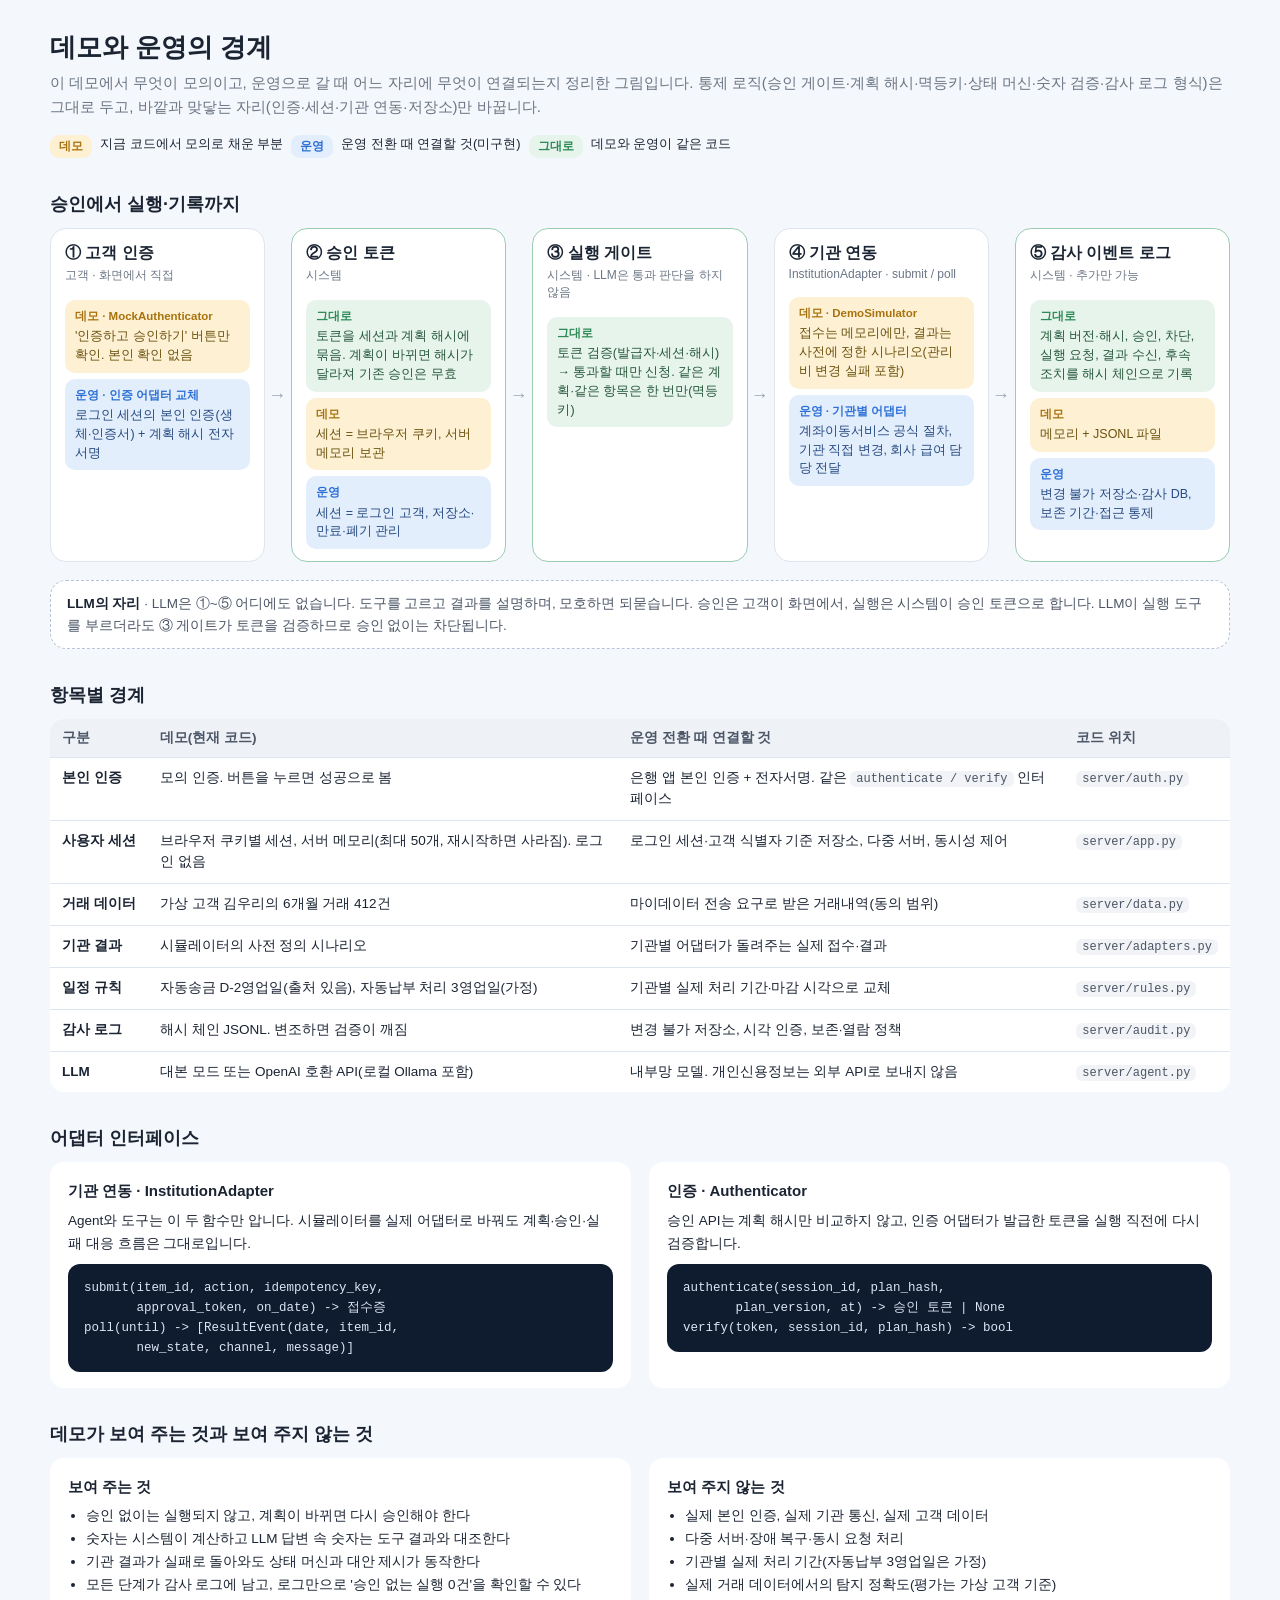
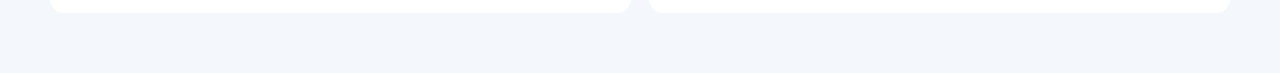
<file: won-isa-agent-demo/won-isa/web/boundary.html>
<!doctype html>
<html lang="ko">
<head>
<meta charset="utf-8">
<meta name="viewport" content="width=device-width, initial-scale=1">
<title>WON이사 · 데모와 운영의 경계</title>
<style>
  :root { --ink:#1b2433; --sub:#6b7685; --line:#dfe5ee; --blue:#2c6fd6; --demo:#a8730f; --demo-bg:#fdf0d3; --prod:#2c6fd6; --prod-bg:#e3eefc; --keep:#2f8a57; --keep-bg:#e7f4ec;
    font-family:"Pretendard","Noto Sans KR","Malgun Gothic",sans-serif; }
  body { margin:0; background:#f4f7fb; color:var(--ink); }
  main { max-width:1180px; margin:0 auto; padding:30px 24px 60px; }
  h1 { font-size:26px; margin:0 0 6px; } h2 { font-size:18px; margin:34px 0 12px; }
  p.lead { color:var(--sub); margin:0; font-size:15px; line-height:1.6; }
  .legend { display:flex; gap:8px; margin:16px 0 0; font-size:13px; flex-wrap:wrap; }
  .tag { display:inline-block; border-radius:9px; padding:3px 9px; font-size:12px; font-weight:700; white-space:nowrap; }
  .t-demo { background:var(--demo-bg); color:var(--demo); } .t-prod { background:var(--prod-bg); color:var(--prod); } .t-keep { background:var(--keep-bg); color:var(--keep); }
  .flow { display:grid; grid-template-columns:repeat(5, 1fr); gap:26px; margin-top:8px; }
  .node { position:relative; background:#fff; border:1.5px solid var(--line); border-radius:16px; padding:14px 14px 12px; display:flex; flex-direction:column; }
  .node:not(:last-child)::after { content:"→"; position:absolute; right:-22px; top:50%; transform:translateY(-50%); color:#9aa5b4; font-size:18px; font-weight:700; }
  .node h3 { margin:0 0 3px; font-size:15.5px; } .node .who { font-size:12px; color:var(--sub); margin-bottom:10px; }
  .slot { border-radius:10px; padding:8px 10px; font-size:12.5px; line-height:1.5; margin-top:6px; }
  .slot b { display:block; font-size:11.5px; margin-bottom:2px; }
  .slot.demo { background:var(--demo-bg); color:#6b5310; } .slot.demo b { color:var(--demo); }
  .slot.prod { background:var(--prod-bg); color:#274a80; } .slot.prod b { color:var(--prod); }
  .slot.keep { background:var(--keep-bg); color:#27583c; } .slot.keep b { color:var(--keep); }
  .node.core { border-color:#9ccdb1; }
  .llm { margin-top:18px; background:#fff; border:1.5px dashed #b8c4d6; border-radius:16px; padding:12px 16px; font-size:13.5px; color:#4c5666; line-height:1.6; }
  .llm b { color:var(--ink); }
  table { width:100%; border-collapse:collapse; background:#fff; border-radius:14px; overflow:hidden; font-size:13.5px; }
  th { text-align:left; background:#eef2f7; color:#4c5666; font-weight:600; padding:10px 12px; }
  td { padding:10px 12px; border-top:1px solid var(--line); vertical-align:top; line-height:1.55; }
  td:first-child { font-weight:700; white-space:nowrap; } td code { font-size:12px; color:#4c5666; background:#f1f3f6; border-radius:6px; padding:1px 6px; }
  .cols { display:grid; grid-template-columns:1fr 1fr; gap:18px; }
  .box { background:#fff; border-radius:14px; padding:16px 18px; font-size:13.5px; line-height:1.7; }
  .box h3 { margin:0 0 6px; font-size:15px; } .box ul { margin:0; padding-left:18px; }
  pre { background:#0f1b2e; color:#dbe5f5; border-radius:12px; padding:14px 16px; font-size:12.5px; line-height:1.6; overflow:auto; margin:8px 0 0; }
</style>
</head>
<body>
<main>
  <h1>데모와 운영의 경계</h1>
  <p class="lead">이 데모에서 무엇이 모의이고, 운영으로 갈 때 어느 자리에 무엇이 연결되는지 정리한 그림입니다.
    통제 로직(승인 게이트·계획 해시·멱등키·상태 머신·숫자 검증·감사 로그 형식)은 그대로 두고, 바깥과 맞닿는 자리(인증·세션·기관 연동·저장소)만 바꿉니다.</p>
  <div class="legend">
    <span class="tag t-demo">데모</span> 지금 코드에서 모의로 채운 부분
    <span class="tag t-prod">운영</span> 운영 전환 때 연결할 것(미구현)
    <span class="tag t-keep">그대로</span> 데모와 운영이 같은 코드
  </div>

  <h2>승인에서 실행·기록까지</h2>
  <div class="flow">
    <div class="node">
      <h3>① 고객 인증</h3><div class="who">고객 · 화면에서 직접</div>
      <div class="slot demo"><b>데모 · MockAuthenticator</b>'인증하고 승인하기' 버튼만 확인. 본인 확인 없음</div>
      <div class="slot prod"><b>운영 · 인증 어댑터 교체</b>로그인 세션의 본인 인증(생체·인증서) + 계획 해시 전자서명</div>
    </div>
    <div class="node core">
      <h3>② 승인 토큰</h3><div class="who">시스템</div>
      <div class="slot keep"><b>그대로</b>토큰을 세션과 계획 해시에 묶음. 계획이 바뀌면 해시가 달라져 기존 승인은 무효</div>
      <div class="slot demo"><b>데모</b>세션 = 브라우저 쿠키, 서버 메모리 보관</div>
      <div class="slot prod"><b>운영</b>세션 = 로그인 고객, 저장소·만료·폐기 관리</div>
    </div>
    <div class="node core">
      <h3>③ 실행 게이트</h3><div class="who">시스템 · LLM은 통과 판단을 하지 않음</div>
      <div class="slot keep"><b>그대로</b>토큰 검증(발급자·세션·해시) → 통과할 때만 신청. 같은 계획·같은 항목은 한 번만(멱등키)</div>
    </div>
    <div class="node">
      <h3>④ 기관 연동</h3><div class="who">InstitutionAdapter · submit / poll</div>
      <div class="slot demo"><b>데모 · DemoSimulator</b>접수는 메모리에만, 결과는 사전에 정한 시나리오(관리비 변경 실패 포함)</div>
      <div class="slot prod"><b>운영 · 기관별 어댑터</b>계좌이동서비스 공식 절차, 기관 직접 변경, 회사 급여 담당 전달</div>
    </div>
    <div class="node core">
      <h3>⑤ 감사 이벤트 로그</h3><div class="who">시스템 · 추가만 가능</div>
      <div class="slot keep"><b>그대로</b>계획 버전·해시, 승인, 차단, 실행 요청, 결과 수신, 후속 조치를 해시 체인으로 기록</div>
      <div class="slot demo"><b>데모</b>메모리 + JSONL 파일</div>
      <div class="slot prod"><b>운영</b>변경 불가 저장소·감사 DB, 보존 기간·접근 통제</div>
    </div>
  </div>
  <div class="llm"><b>LLM의 자리</b> · LLM은 ①~⑤ 어디에도 없습니다. 도구를 고르고 결과를 설명하며, 모호하면 되묻습니다.
    승인은 고객이 화면에서, 실행은 시스템이 승인 토큰으로 합니다. LLM이 실행 도구를 부르더라도 ③ 게이트가 토큰을 검증하므로 승인 없이는 차단됩니다.</div>

  <h2>항목별 경계</h2>
  <table>
    <thead><tr><th>구분</th><th>데모(현재 코드)</th><th>운영 전환 때 연결할 것</th><th>코드 위치</th></tr></thead>
    <tbody>
      <tr><td>본인 인증</td><td>모의 인증. 버튼을 누르면 성공으로 봄</td><td>은행 앱 본인 인증 + 전자서명. 같은 <code>authenticate / verify</code> 인터페이스</td><td><code>server/auth.py</code></td></tr>
      <tr><td>사용자 세션</td><td>브라우저 쿠키별 세션, 서버 메모리(최대 50개, 재시작하면 사라짐). 로그인 없음</td><td>로그인 세션·고객 식별자 기준 저장소, 다중 서버, 동시성 제어</td><td><code>server/app.py</code></td></tr>
      <tr><td>거래 데이터</td><td>가상 고객 김우리의 6개월 거래 412건</td><td>마이데이터 전송 요구로 받은 거래내역(동의 범위)</td><td><code>server/data.py</code></td></tr>
      <tr><td>기관 결과</td><td>시뮬레이터의 사전 정의 시나리오</td><td>기관별 어댑터가 돌려주는 실제 접수·결과</td><td><code>server/adapters.py</code></td></tr>
      <tr><td>일정 규칙</td><td>자동송금 D-2영업일(출처 있음), 자동납부 처리 3영업일(가정)</td><td>기관별 실제 처리 기간·마감 시각으로 교체</td><td><code>server/rules.py</code></td></tr>
      <tr><td>감사 로그</td><td>해시 체인 JSONL. 변조하면 검증이 깨짐</td><td>변경 불가 저장소, 시각 인증, 보존·열람 정책</td><td><code>server/audit.py</code></td></tr>
      <tr><td>LLM</td><td>대본 모드 또는 OpenAI 호환 API(로컬 Ollama 포함)</td><td>내부망 모델. 개인신용정보는 외부 API로 보내지 않음</td><td><code>server/agent.py</code></td></tr>
    </tbody>
  </table>

  <h2>어댑터 인터페이스</h2>
  <div class="cols">
    <div class="box">
      <h3>기관 연동 · InstitutionAdapter</h3>
      Agent와 도구는 이 두 함수만 압니다. 시뮬레이터를 실제 어댑터로 바꿔도 계획·승인·실패 대응 흐름은 그대로입니다.
<pre>submit(item_id, action, idempotency_key,
       approval_token, on_date) -> 접수증
poll(until) -> [ResultEvent(date, item_id,
       new_state, channel, message)]</pre>
    </div>
    <div class="box">
      <h3>인증 · Authenticator</h3>
      승인 API는 계획 해시만 비교하지 않고, 인증 어댑터가 발급한 토큰을 실행 직전에 다시 검증합니다.
<pre>authenticate(session_id, plan_hash,
       plan_version, at) -> 승인 토큰 | None
verify(token, session_id, plan_hash) -> bool</pre>
    </div>
  </div>

  <h2>데모가 보여 주는 것과 보여 주지 않는 것</h2>
  <div class="cols">
    <div class="box"><h3>보여 주는 것</h3><ul>
      <li>승인 없이는 실행되지 않고, 계획이 바뀌면 다시 승인해야 한다</li>
      <li>숫자는 시스템이 계산하고 LLM 답변 속 숫자는 도구 결과와 대조한다</li>
      <li>기관 결과가 실패로 돌아와도 상태 머신과 대안 제시가 동작한다</li>
      <li>모든 단계가 감사 로그에 남고, 로그만으로 '승인 없는 실행 0건'을 확인할 수 있다</li></ul></div>
    <div class="box"><h3>보여 주지 않는 것</h3><ul>
      <li>실제 본인 인증, 실제 기관 통신, 실제 고객 데이터</li>
      <li>다중 서버·장애 복구·동시 요청 처리</li>
      <li>기관별 실제 처리 기간(자동납부 3영업일은 가정)</li>
      <li>실제 거래 데이터에서의 탐지 정확도(평가는 가상 고객 기준)</li></ul></div>
  </div>
</main>
</body>
</html>
</file>
